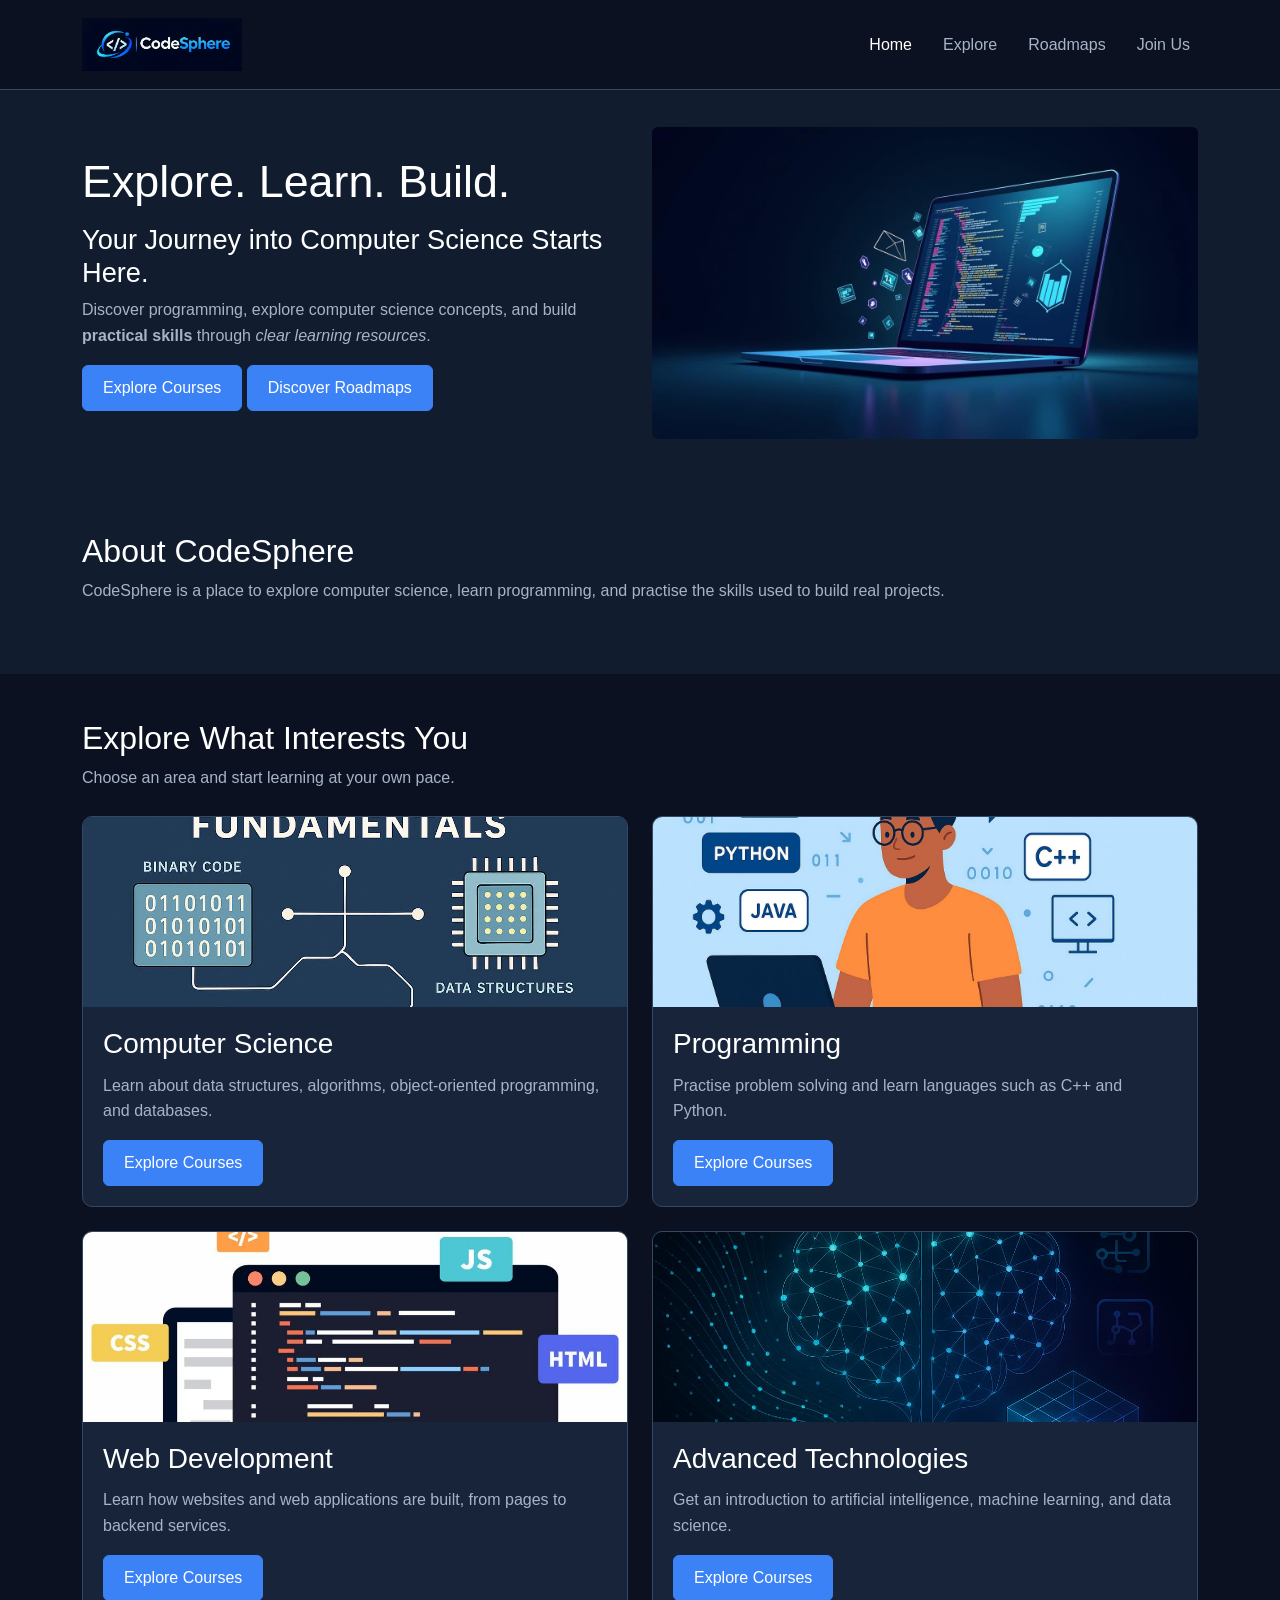
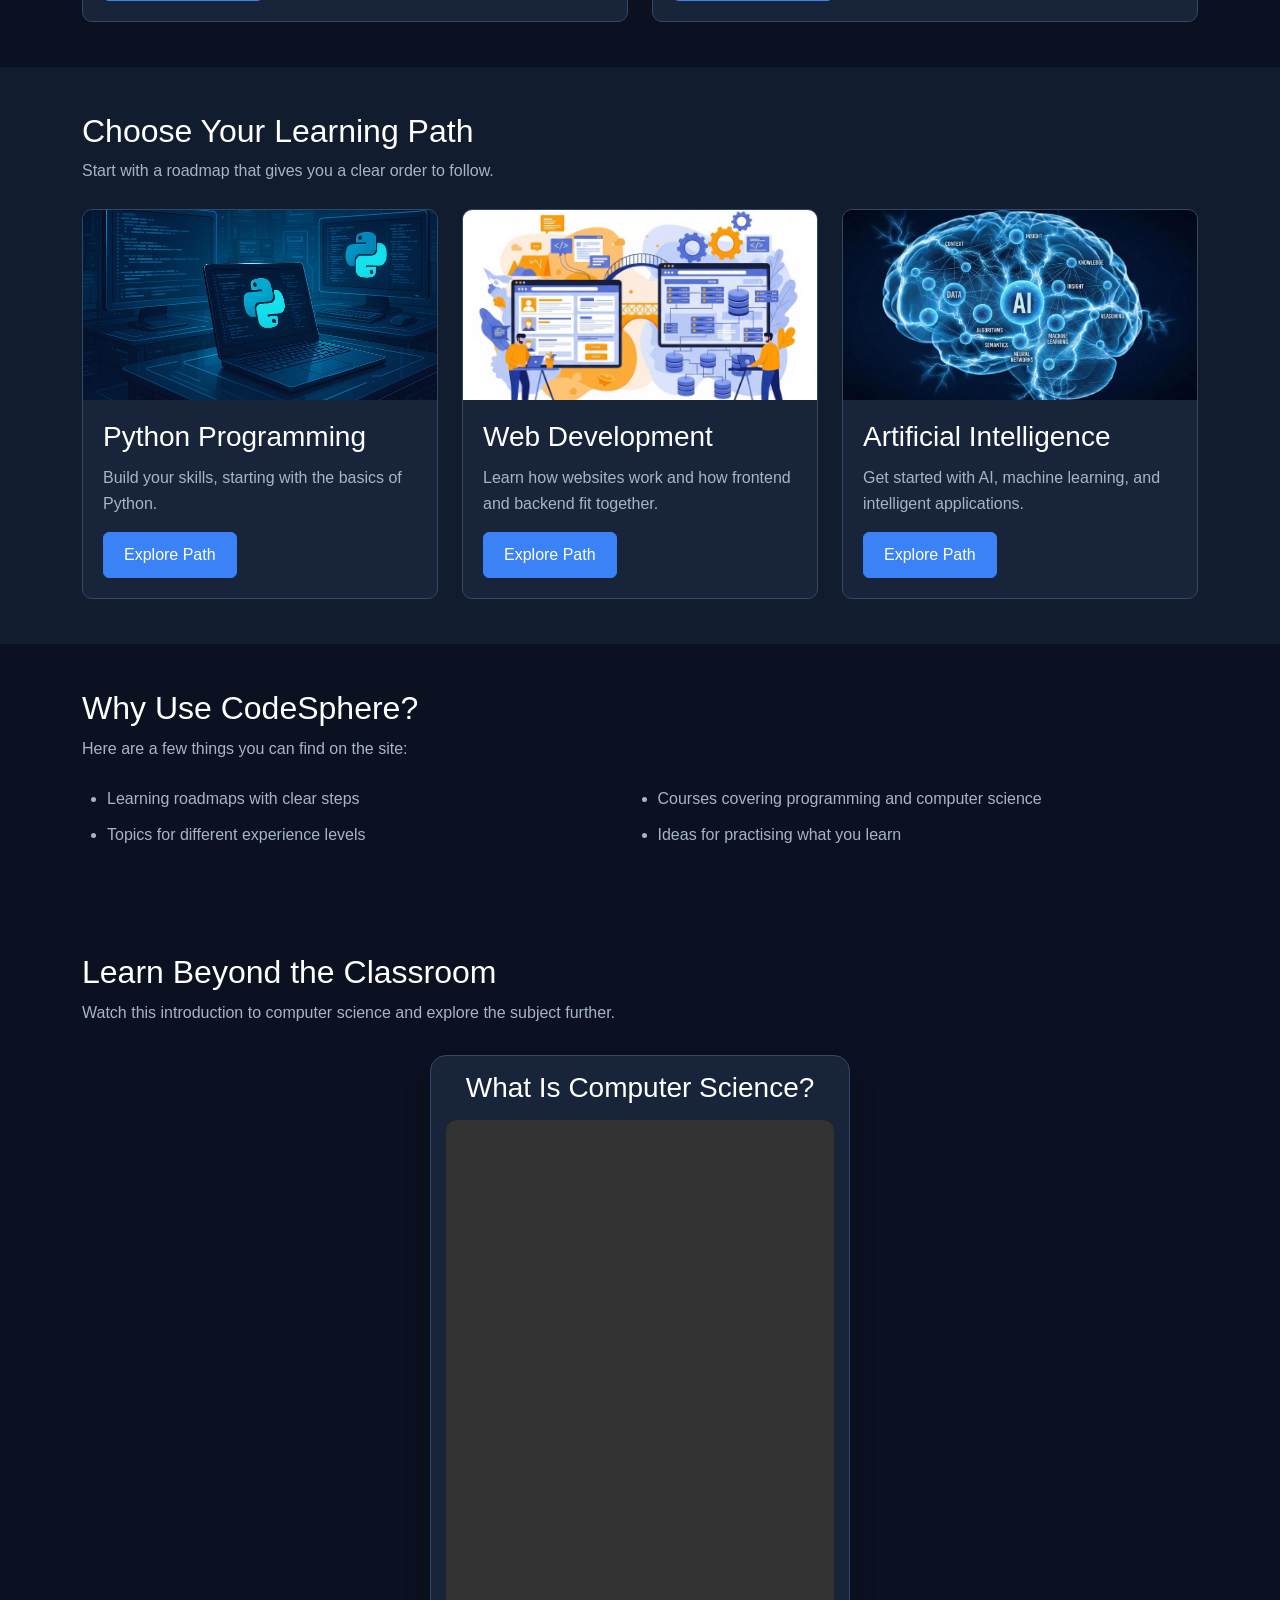
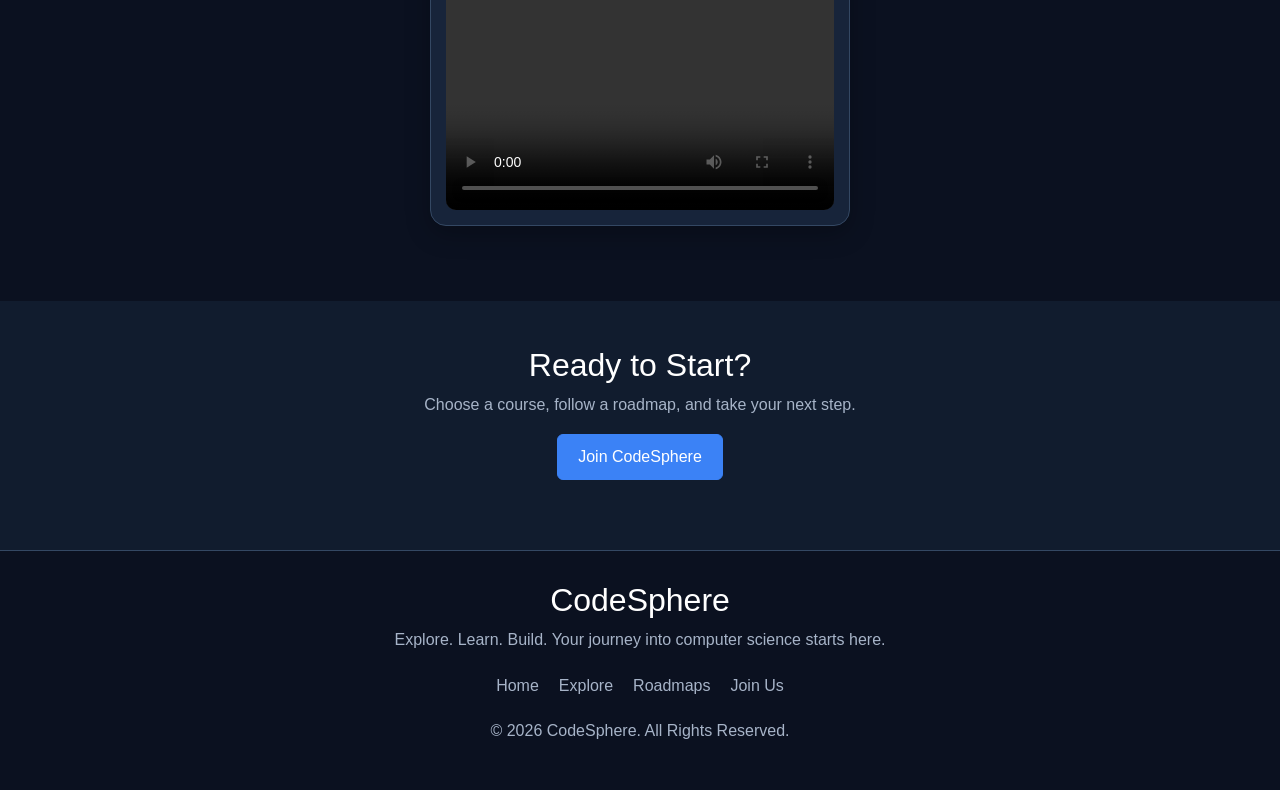
<file: pages/index.html>
<!doctype html>
<html lang="en">
  <head>
    <meta charset="UTF-8" />
    <meta name="viewport" content="width=device-width, initial-scale=1.0" />
    <title>CodeSphere | Home</title>
    <meta
      name="description"
      content="Explore computer science, learn programming, and follow practical learning paths."
    />

    <link
      href="https://cdn.jsdelivr.net/npm/bootstrap@5.3.3/dist/css/bootstrap.min.css"
      rel="stylesheet"
    />
    <link rel="stylesheet" href="../css/style.css" />
  </head>
  <body>
    <header>
      <nav class="navbar navbar-expand-lg navbar-dark">
        <div class="container">
          <a href="index.html" class="navbar-brand">
            <img
              src="../images/CodeSphere Logo.png"
              alt="CodeSphere Logo"
              class="logo-image"
            />
          </a>

          <button
            class="navbar-toggler"
            type="button"
            data-bs-toggle="collapse"
            data-bs-target="#mainMenu"
          >
            <span class="navbar-toggler-icon"></span>
          </button>

          <div class="collapse navbar-collapse" id="mainMenu">
            <div class="navbar-nav">
              <a href="index.html" class="nav-link active" aria-current="page"
                >Home</a
              >
              <a href="explore.html" class="nav-link">Explore</a>
              <a href="roadmaps.html" class="nav-link">Roadmaps</a>
              <a href="join.html" class="nav-link">Join Us</a>
            </div>
          </div>
        </div>
      </nav>
    </header>

    <main>
      <section class="hero-section text-white py-5">
        <div class="container">
          <div class="row align-items-center">
            <div class="col-md-6">
              <h1>Explore. Learn. Build.</h1>
              <h2>Your Journey into Computer Science Starts Here.</h2>
              <p>
                Discover programming, explore computer science concepts, and
                build <strong>practical skills</strong> through
                <em>clear learning resources</em>.
              </p>
              <a href="explore.html" class="btn btn-primary">Explore Courses</a>
              <a href="roadmaps.html" class="btn btn-primary"
                >Discover Roadmaps</a
              >
            </div>

            <div class="col-md-6">
              <img
                src="../images/hero-coding.jpeg"
                alt="A computer screen showing code"
                class="img-fluid rounded"
              />
            </div>
          </div>
        </div>
      </section>

      <section class="about-section">
        <div class="container">
          <header>
            <h2>About CodeSphere</h2>
            <p>
              CodeSphere is a place to explore computer science, learn
              programming, and practise the skills used to build real projects.
            </p>
          </header>
        </div>
      </section>

      <section class="categories-section">
        <div class="container">
          <header>
            <h2>Explore What Interests You</h2>
            <p>Choose an area and start learning at your own pace.</p>
          </header>

          <div class="row g-4">
            <div class="col-md-6">
              <article class="card">
                <img
                  src="../images/computer-science.jpeg"
                  alt="Computer science topics"
                  class="img-fluid"
                />
                <div class="card-body">
                  <h3 class="card-title">Computer Science</h3>
                  <p class="card-text">
                    Learn about data structures, algorithms, object-oriented
                    programming, and databases.
                  </p>
                  <a href="explore.html" class="btn btn-primary"
                    >Explore Courses</a
                  >
                </div>
              </article>
            </div>

            <div class="col-md-6">
              <article class="card">
                <img
                  src="../images/programming.jpeg"
                  alt="Programming languages and code editor"
                  class="img-fluid"
                />
                <div class="card-body">
                  <h3 class="card-title">Programming</h3>
                  <p class="card-text">
                    Practise problem solving and learn languages such as C++ and
                    Python.
                  </p>
                  <a href="explore.html" class="btn btn-primary"
                    >Explore Courses</a
                  >
                </div>
              </article>
            </div>

            <div class="col-md-6">
              <article class="card">
                <img
                  src="../images/web-development.jpeg"
                  alt="Web development"
                  class="img-fluid"
                />
                <div class="card-body">
                  <h3 class="card-title">Web Development</h3>
                  <p class="card-text">
                    Learn how websites and web applications are built, from
                    pages to backend services.
                  </p>
                  <a href="explore.html" class="btn btn-primary"
                    >Explore Courses</a
                  >
                </div>
              </article>
            </div>

            <div class="col-md-6">
              <article class="card">
                <img
                  src="../images/advanced-tech.jpeg"
                  alt="Artificial intelligence and emerging technologies"
                  class="img-fluid"
                />
                <div class="card-body">
                  <h3 class="card-title">Advanced Technologies</h3>
                  <p class="card-text">
                    Get an introduction to artificial intelligence, machine
                    learning, and data science.
                  </p>
                  <a href="explore.html" class="btn btn-primary"
                    >Explore Courses</a
                  >
                </div>
              </article>
            </div>
          </div>
        </div>
      </section>

      <section class="learning-paths-section">
        <div class="container">
          <header>
            <h2>Choose Your Learning Path</h2>
            <p>Start with a roadmap that gives you a clear order to follow.</p>
          </header>

          <div class="row g-4">
            <div class="col-md-4">
              <article class="card">
                <img
                  src="../images/python.jpeg"
                  alt="Python programming"
                  class="img-fluid"
                />
                <div class="card-body">
                  <h3 class="card-title">Python Programming</h3>
                  <p class="card-text">
                    Build your skills, starting with the basics of Python.
                  </p>
                  <a href="roadmaps.html" class="btn btn-primary"
                    >Explore Path</a
                  >
                </div>
              </article>
            </div>

            <div class="col-md-4">
              <article class="card">
                <img
                  src="../images/web.jpeg"
                  alt="Web development"
                  class="img-fluid"
                />
                <div class="card-body">
                  <h3 class="card-title">Web Development</h3>
                  <p class="card-text">
                    Learn how websites work and how frontend and backend fit
                    together.
                  </p>
                  <a href="roadmaps.html" class="btn btn-primary"
                    >Explore Path</a
                  >
                </div>
              </article>
            </div>

            <div class="col-md-4">
              <article class="card">
                <img
                  src="../images/AI.jpeg"
                  alt="Artificial intelligence"
                  class="img-fluid"
                />
                <div class="card-body">
                  <h3 class="card-title">Artificial Intelligence</h3>
                  <p class="card-text">
                    Get started with AI, machine learning, and intelligent
                    applications.
                  </p>
                  <a href="roadmaps.html" class="btn btn-primary"
                    >Explore Path</a
                  >
                </div>
              </article>
            </div>
          </div>
        </div>
      </section>

      <section class="features-section">
        <div class="container">
          <header>
            <h2>Why Use CodeSphere?</h2>
            <p>Here are a few things you can find on the site:</p>
          </header>

          <ul>
            <li>Learning roadmaps with clear steps</li>
            <li>Courses covering programming and computer science</li>
            <li>Topics for different experience levels</li>
            <li>Ideas for practising what you learn</li>
          </ul>
        </div>
      </section>

      <section class="media-section">
        <div class="container">
          <header>
            <h2>Learn Beyond the Classroom</h2>
            <p>
              Watch this introduction to computer science and explore the
              subject further.
            </p>
          </header>

          <article class="video-card">
            <h3>What Is Computer Science?</h3>
            <video controls preload="metadata" playsinline>
              <source
                src="../media/computer-science-intro.mp4"
                type="video/mp4"
              />
              Your browser does not support the video tag.
            </video>
          </article>
        </div>
      </section>

      <section class="cta-section">
        <div class="container">
          <header>
            <h2>Ready to Start?</h2>
            <p>Choose a course, follow a roadmap, and take your next step.</p>
            <a href="join.html" class="btn btn-primary">Join CodeSphere</a>
          </header>
        </div>
      </section>
    </main>

    <footer class="site-footer">
      <div class="container">
        <h2>CodeSphere</h2>
        <p>
          Explore. Learn. Build. Your journey into computer science starts here.
        </p>

        <nav>
          <a href="index.html">Home</a>
          <a href="explore.html">Explore</a>
          <a href="roadmaps.html">Roadmaps</a>
          <a href="join.html">Join Us</a>
        </nav>

        <p>&copy; 2026 CodeSphere. All Rights Reserved.</p>
      </div>
    </footer>

    <script src="https://cdn.jsdelivr.net/npm/bootstrap@5.3.3/dist/js/bootstrap.bundle.min.js"></script>
  </body>
</html>
</file>
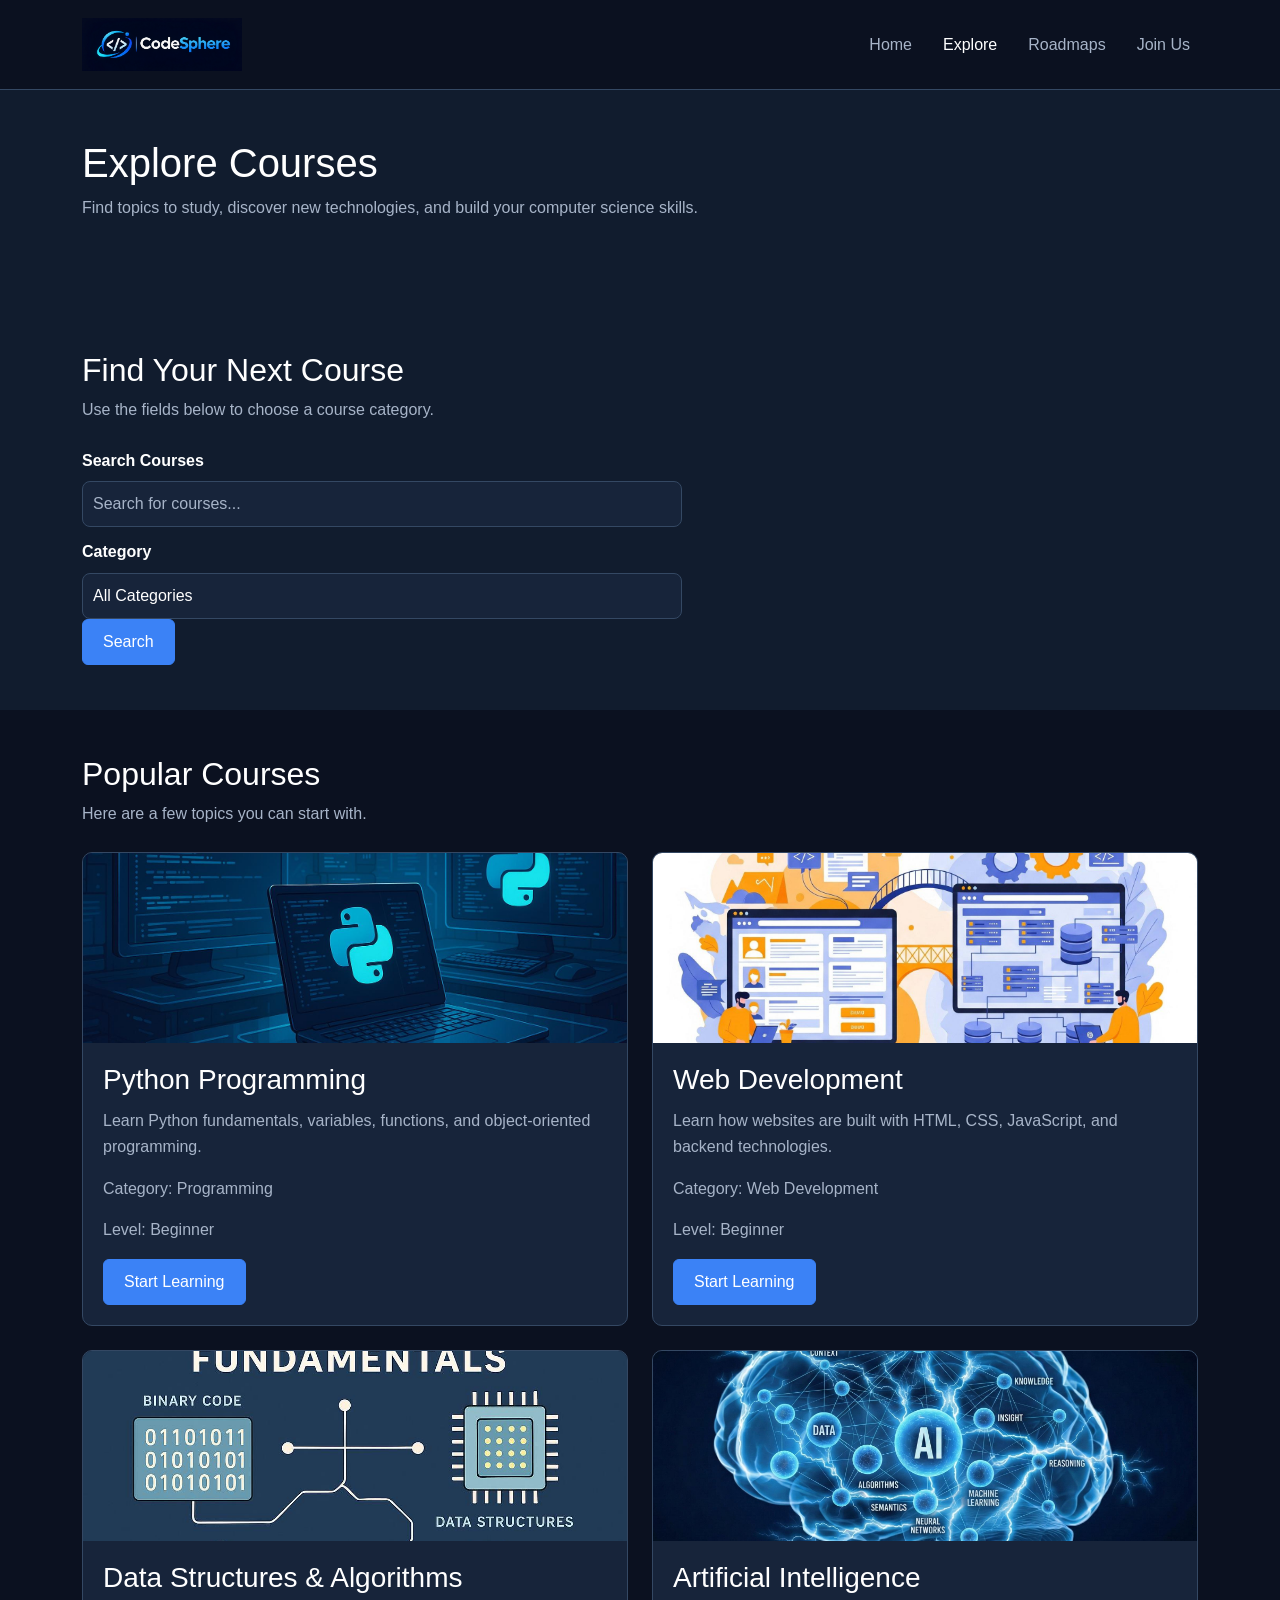
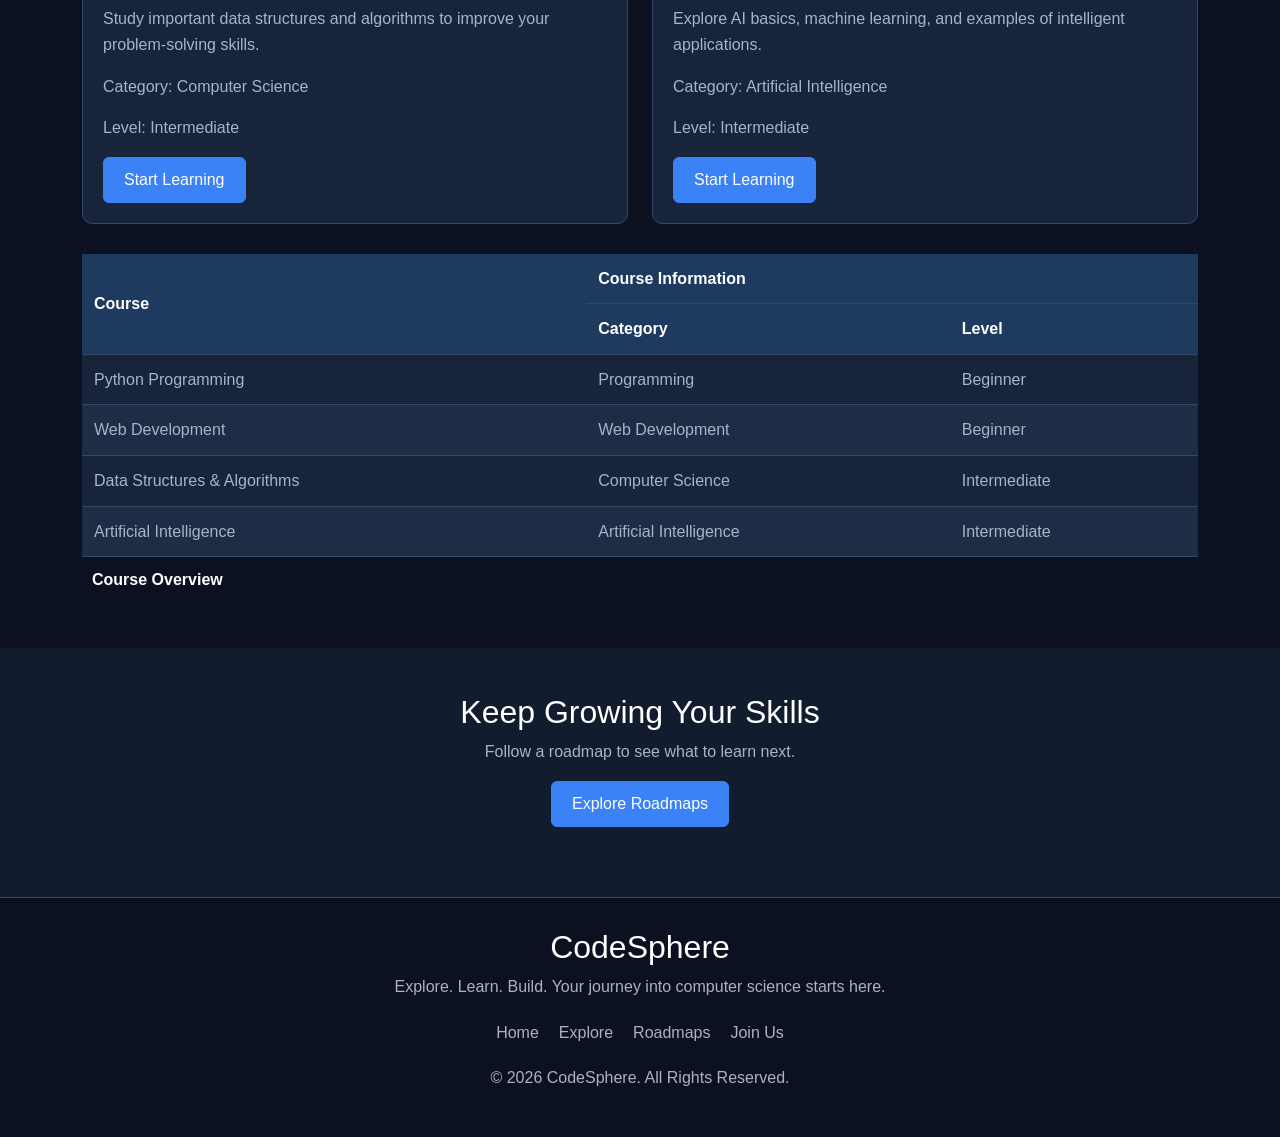
<file: pages/explore.html>
<!doctype html>
<html lang="en">
  <head>
    <meta charset="UTF-8" />
    <meta name="viewport" content="width=device-width, initial-scale=1.0" />
    <title>CodeSphere | Explore</title>
    <meta
      name="description"
      content="Browse courses in programming, web development, computer science, and artificial intelligence."
    />

    <link
      href="https://cdn.jsdelivr.net/npm/bootstrap@5.3.3/dist/css/bootstrap.min.css"
      rel="stylesheet"
    />
    <link rel="stylesheet" href="../css/style.css" />
  </head>
  <body>
    <header>
      <nav class="navbar navbar-expand-lg navbar-dark">
        <div class="container">
          <a href="index.html" class="navbar-brand">
            <img
              src="../images/CodeSphere Logo.png"
              alt="CodeSphere Logo"
              class="logo-image"
            />
          </a>

          <button
            class="navbar-toggler"
            type="button"
            data-bs-toggle="collapse"
            data-bs-target="#mainMenu"
          >
            <span class="navbar-toggler-icon"></span>
          </button>

          <div class="collapse navbar-collapse" id="mainMenu">
            <div class="navbar-nav">
              <a href="index.html" class="nav-link">Home</a>
              <a href="explore.html" class="nav-link active" aria-current="page"
                >Explore</a
              >
              <a href="roadmaps.html" class="nav-link">Roadmaps</a>
              <a href="join.html" class="nav-link">Join Us</a>
            </div>
          </div>
        </div>
      </nav>
    </header>

    <main>
      <section class="explore-hero">
        <div class="container">
          <header>
            <h1>Explore Courses</h1>
            <p>
              Find topics to study, discover new technologies, and build your
              computer science skills.
            </p>
          </header>
        </div>
      </section>

      <section class="course-search">
        <div class="container">
          <header>
            <h2>Find Your Next Course</h2>
            <p>Use the fields below to choose a course category.</p>
          </header>

          <form action="#" method="get">
            <label for="search" class="form-label">Search Courses</label>
            <input
              type="search"
              id="search"
              name="search"
              class="form-control"
              placeholder="Search for courses..."
            />

            <label for="category" class="form-label">Category</label>
            <select id="category" name="category" class="form-select">
              <option value="">All Categories</option>
              <option value="programming">Programming</option>
              <option value="web-development">Web Development</option>
              <option value="computer-science">Computer Science</option>
              <option value="artificial-intelligence">
                Artificial Intelligence
              </option>
            </select>

            <button type="submit" class="btn btn-primary">Search</button>
          </form>
        </div>
      </section>

      <section class="courses-section">
        <div class="container">
          <header>
            <h2>Popular Courses</h2>
            <p>Here are a few topics you can start with.</p>
          </header>

          <div class="row g-4">
            <div class="col-md-6">
              <article class="course-card card">
                <img
                  src="../images/python.jpeg"
                  alt="Python programming course"
                  class="img-fluid"
                />
                <div class="card-body">
                  <h3 class="card-title">Python Programming</h3>
                  <p class="card-text">
                    Learn Python fundamentals, variables, functions, and
                    object-oriented programming.
                  </p>
                  <p>Category: Programming</p>
                  <p>Level: Beginner</p>
                  <a href="join.html" class="btn btn-primary">Start Learning</a>
                </div>
              </article>
            </div>

            <div class="col-md-6">
              <article class="course-card card">
                <img
                  src="../images/web.jpeg"
                  alt="Web development course"
                  class="img-fluid"
                />
                <div class="card-body">
                  <h3 class="card-title">Web Development</h3>
                  <p class="card-text">
                    Learn how websites are built with HTML, CSS, JavaScript, and
                    backend technologies.
                  </p>
                  <p>Category: Web Development</p>
                  <p>Level: Beginner</p>
                  <a href="join.html" class="btn btn-primary">Start Learning</a>
                </div>
              </article>
            </div>

            <div class="col-md-6">
              <article class="course-card card">
                <img
                  src="../images/computer-science.jpeg"
                  alt="Data structures and algorithms course"
                  class="img-fluid"
                />
                <div class="card-body">
                  <h3 class="card-title">Data Structures &amp; Algorithms</h3>
                  <p class="card-text">
                    Study important data structures and algorithms to improve
                    your problem-solving skills.
                  </p>
                  <p>Category: Computer Science</p>
                  <p>Level: Intermediate</p>
                  <a href="join.html" class="btn btn-primary">Start Learning</a>
                </div>
              </article>
            </div>

            <div class="col-md-6">
              <article class="course-card card">
                <img
                  src="../images/AI.jpeg"
                  alt="Artificial intelligence course"
                  class="img-fluid"
                />
                <div class="card-body">
                  <h3 class="card-title">Artificial Intelligence</h3>
                  <p class="card-text">
                    Explore AI basics, machine learning, and examples of
                    intelligent applications.
                  </p>
                  <p>Category: Artificial Intelligence</p>
                  <p>Level: Intermediate</p>
                  <a href="join.html" class="btn btn-primary">Start Learning</a>
                </div>
              </article>
            </div>
          </div>

          <div class="table-responsive">
            <table>
              <caption>
                Course Overview
              </caption>
              <thead>
                <tr>
                  <th rowspan="2" scope="col">Course</th>
                  <th colspan="2" scope="colgroup">Course Information</th>
                </tr>
                <tr>
                  <th scope="col">Category</th>
                  <th scope="col">Level</th>
                </tr>
              </thead>

              <tbody>
                <tr>
                  <td>Python Programming</td>
                  <td>Programming</td>
                  <td>Beginner</td>
                </tr>
                <tr>
                  <td>Web Development</td>
                  <td>Web Development</td>
                  <td>Beginner</td>
                </tr>
                <tr>
                  <td>Data Structures &amp; Algorithms</td>
                  <td>Computer Science</td>
                  <td>Intermediate</td>
                </tr>
                <tr>
                  <td>Artificial Intelligence</td>
                  <td>Artificial Intelligence</td>
                  <td>Intermediate</td>
                </tr>
              </tbody>
            </table>
          </div>
        </div>
      </section>

      <section class="cta-section">
        <div class="container">
          <header>
            <h2>Keep Growing Your Skills</h2>
            <p>Follow a roadmap to see what to learn next.</p>
            <a href="roadmaps.html" class="btn btn-primary">Explore Roadmaps</a>
          </header>
        </div>
      </section>
    </main>

    <footer class="site-footer">
      <div class="container">
        <h2>CodeSphere</h2>
        <p>
          Explore. Learn. Build. Your journey into computer science starts here.
        </p>

        <nav>
          <a href="index.html">Home</a>
          <a href="explore.html">Explore</a>
          <a href="roadmaps.html">Roadmaps</a>
          <a href="join.html">Join Us</a>
        </nav>

        <p>&copy; 2026 CodeSphere. All Rights Reserved.</p>
      </div>
    </footer>

    <script src="https://cdn.jsdelivr.net/npm/bootstrap@5.3.3/dist/js/bootstrap.bundle.min.js"></script>
  </body>
</html>
</file>
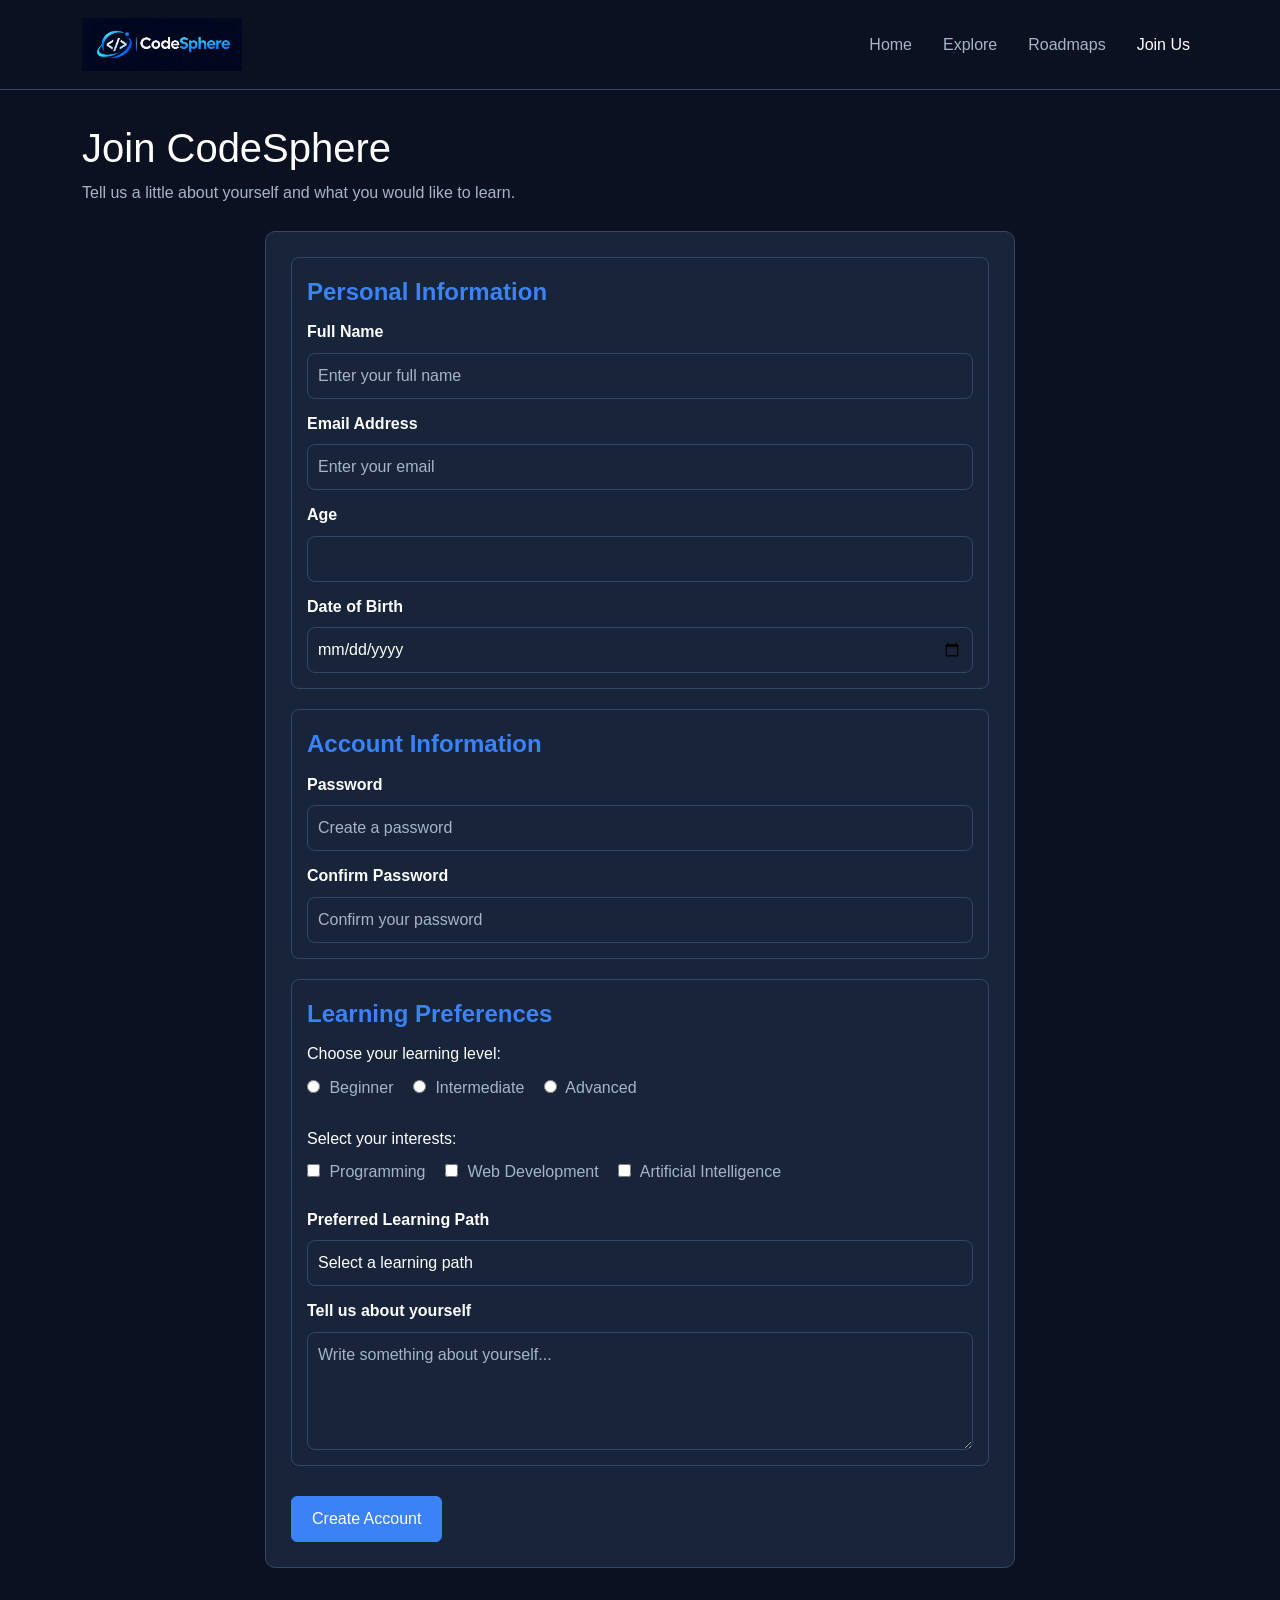
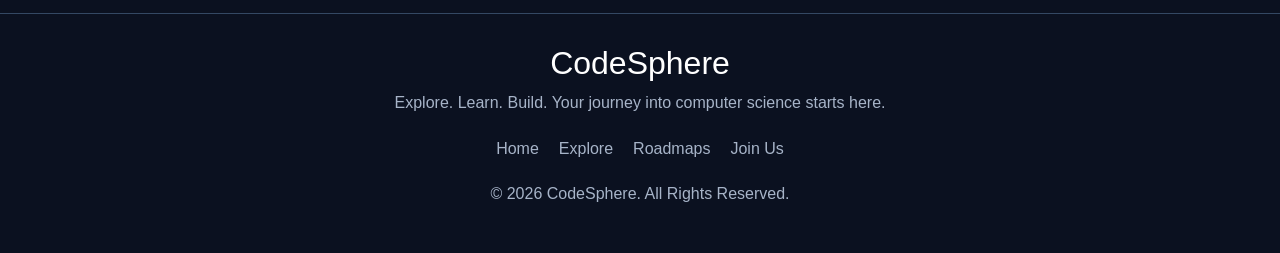
<file: pages/join.html>
<!doctype html>
<html lang="en">
  <head>
    <meta charset="UTF-8" />
    <meta name="viewport" content="width=device-width, initial-scale=1.0" />
    <title>CodeSphere | Join Us</title>
    <meta
      name="description"
      content="Join CodeSphere and share your interests and preferred learning path."
    />

    <link
      href="https://cdn.jsdelivr.net/npm/bootstrap@5.3.3/dist/css/bootstrap.min.css"
      rel="stylesheet"
    />
    <link rel="stylesheet" href="../css/style.css" />
  </head>
  <body>
    <header>
      <nav class="navbar navbar-expand-lg navbar-dark">
        <div class="container">
          <a href="index.html" class="navbar-brand">
            <img
              src="../images/CodeSphere Logo.png"
              alt="CodeSphere Logo"
              class="logo-image"
            />
          </a>

          <button
            class="navbar-toggler"
            type="button"
            data-bs-toggle="collapse"
            data-bs-target="#mainMenu"
          >
            <span class="navbar-toggler-icon"></span>
          </button>

          <div class="collapse navbar-collapse" id="mainMenu">
            <div class="navbar-nav">
              <a href="index.html" class="nav-link">Home</a>
              <a href="explore.html" class="nav-link">Explore</a>
              <a href="roadmaps.html" class="nav-link">Roadmaps</a>
              <a href="join.html" class="nav-link active" aria-current="page"
                >Join Us</a
              >
            </div>
          </div>
        </div>
      </nav>
    </header>

    <main>
      <section class="join-section">
        <div class="container">
          <header>
            <h1>Join CodeSphere</h1>
            <p>
              Tell us a little about yourself and what you would like to learn.
            </p>
          </header>

          <div class="auth-container">
            <form action="#" method="post">
              <fieldset>
                <legend>Personal Information</legend>

                <label for="fullname" class="form-label">Full Name</label>
                <input
                  type="text"
                  id="fullname"
                  name="fullname"
                  class="form-control"
                  placeholder="Enter your full name"
                  required
                />

                <label for="email" class="form-label">Email Address</label>
                <input
                  type="email"
                  id="email"
                  name="email"
                  class="form-control"
                  placeholder="Enter your email"
                  required
                />

                <label for="age" class="form-label">Age</label>
                <input
                  type="number"
                  id="age"
                  name="age"
                  class="form-control"
                  min="1"
                  required
                />

                <label for="birthdate" class="form-label">Date of Birth</label>
                <input
                  type="date"
                  id="birthdate"
                  name="birthdate"
                  class="form-control"
                  required
                />
              </fieldset>

              <fieldset>
                <legend>Account Information</legend>

                <label for="password" class="form-label">Password</label>
                <input
                  type="password"
                  id="password"
                  name="password"
                  class="form-control"
                  placeholder="Create a password"
                  required
                />

                <label for="confirm-password" class="form-label"
                  >Confirm Password</label
                >
                <input
                  type="password"
                  id="confirm-password"
                  name="confirm-password"
                  class="form-control"
                  placeholder="Confirm your password"
                  required
                />
              </fieldset>

              <fieldset>
                <legend>Learning Preferences</legend>

                <p>Choose your learning level:</p>

                <label class="choice-label">
                  <input type="radio" name="level" value="beginner" required />
                  Beginner
                </label>

                <label class="choice-label">
                  <input type="radio" name="level" value="intermediate" />
                  Intermediate
                </label>

                <label class="choice-label">
                  <input type="radio" name="level" value="advanced" />
                  Advanced
                </label>

                <p>Select your interests:</p>

                <label class="choice-label">
                  <input type="checkbox" name="interests" value="programming" />
                  Programming
                </label>

                <label class="choice-label">
                  <input
                    type="checkbox"
                    name="interests"
                    value="web-development"
                  />
                  Web Development
                </label>

                <label class="choice-label">
                  <input
                    type="checkbox"
                    name="interests"
                    value="artificial-intelligence"
                  />
                  Artificial Intelligence
                </label>

                <label for="learning-path" class="form-label"
                  >Preferred Learning Path</label
                >
                <select
                  id="learning-path"
                  name="learning-path"
                  class="form-select"
                  required
                >
                  <option value="">Select a learning path</option>
                  <option value="python">Python Programming</option>
                  <option value="web">Web Development</option>
                  <option value="ai">Artificial Intelligence</option>
                </select>

                <label for="about" class="form-label"
                  >Tell us about yourself</label
                >
                <textarea
                  id="about"
                  name="about"
                  class="form-control"
                  rows="4"
                  placeholder="Write something about yourself..."
                ></textarea>
              </fieldset>

              <button type="submit" class="btn btn-primary">
                Create Account
              </button>
            </form>
          </div>
        </div>
      </section>
    </main>

    <footer class="site-footer">
      <div class="container">
        <h2>CodeSphere</h2>
        <p>
          Explore. Learn. Build. Your journey into computer science starts here.
        </p>

        <nav>
          <a href="index.html">Home</a>
          <a href="explore.html">Explore</a>
          <a href="roadmaps.html">Roadmaps</a>
          <a href="join.html">Join Us</a>
        </nav>

        <p>&copy; 2026 CodeSphere. All Rights Reserved.</p>
      </div>
    </footer>

    <script src="https://cdn.jsdelivr.net/npm/bootstrap@5.3.3/dist/js/bootstrap.bundle.min.js"></script>
  </body>
</html>
</file>
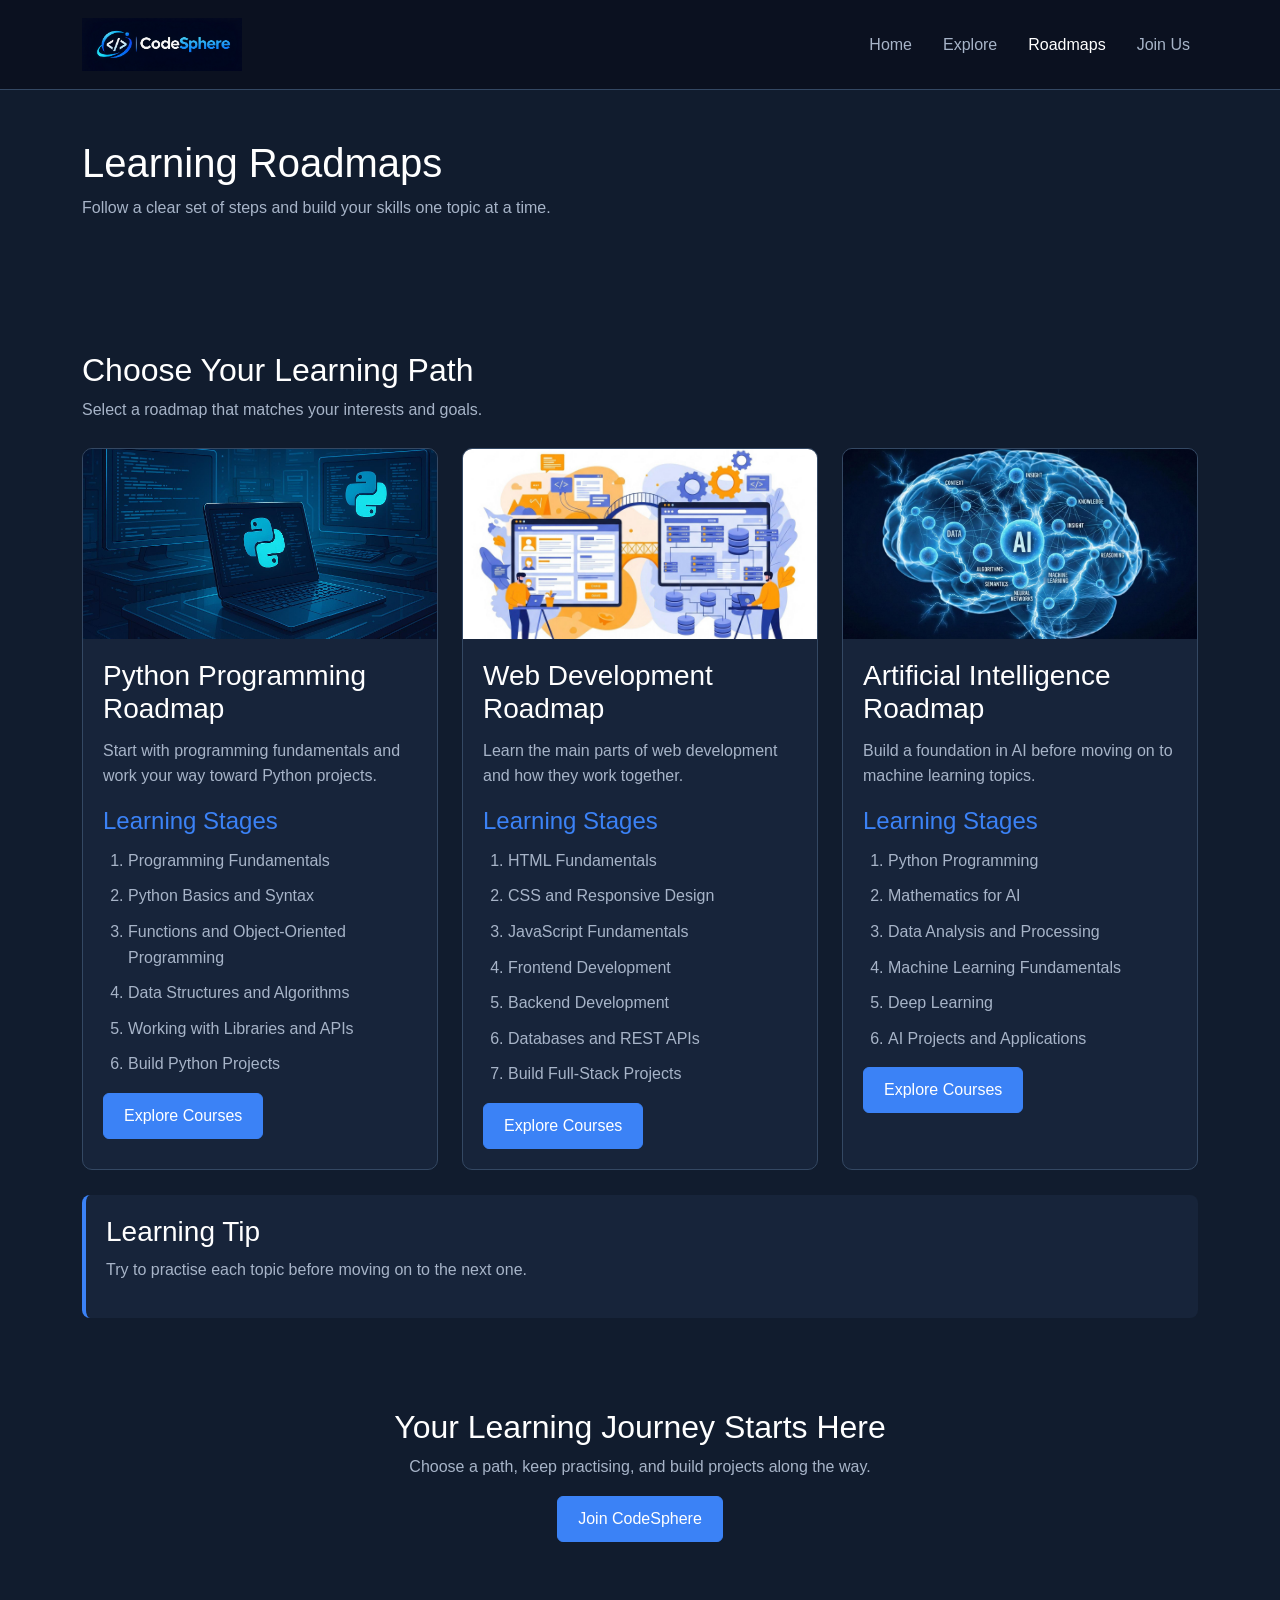
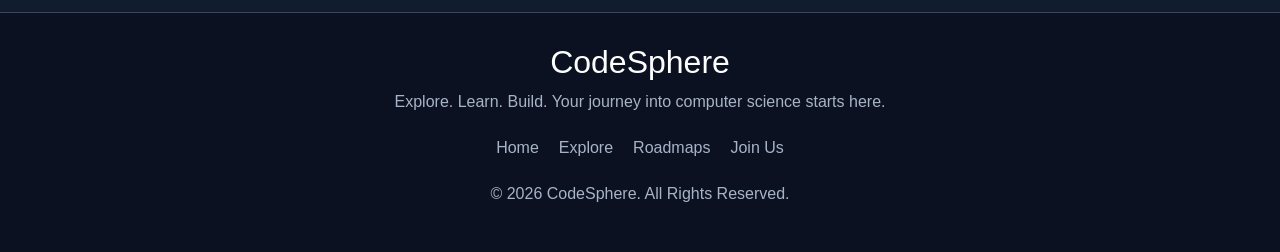
<file: pages/roadmaps.html>
<!doctype html>
<html lang="en">
  <head>
    <meta charset="UTF-8" />
    <meta name="viewport" content="width=device-width, initial-scale=1.0" />
    <title>CodeSphere | Roadmaps</title>
    <meta
      name="description"
      content="Choose a CodeSphere learning roadmap for Python, web development, or artificial intelligence."
    />

    <link
      href="https://cdn.jsdelivr.net/npm/bootstrap@5.3.3/dist/css/bootstrap.min.css"
      rel="stylesheet"
    />
    <link rel="stylesheet" href="../css/style.css" />
  </head>
  <body>
    <header>
      <nav class="navbar navbar-expand-lg navbar-dark">
        <div class="container">
          <a href="index.html" class="navbar-brand">
            <img
              src="../images/CodeSphere Logo.png"
              alt="CodeSphere Logo"
              class="logo-image"
            />
          </a>

          <button
            class="navbar-toggler"
            type="button"
            data-bs-toggle="collapse"
            data-bs-target="#mainMenu"
          >
            <span class="navbar-toggler-icon"></span>
          </button>

          <div class="collapse navbar-collapse" id="mainMenu">
            <div class="navbar-nav">
              <a href="index.html" class="nav-link">Home</a>
              <a href="explore.html" class="nav-link">Explore</a>
              <a
                href="roadmaps.html"
                class="nav-link active"
                aria-current="page"
                >Roadmaps</a
              >
              <a href="join.html" class="nav-link">Join Us</a>
            </div>
          </div>
        </div>
      </nav>
    </header>

    <main>
      <section class="roadmaps-hero">
        <div class="container">
          <header>
            <h1>Learning Roadmaps</h1>
            <p>
              Follow a clear set of steps and build your skills one topic at a
              time.
            </p>
          </header>
        </div>
      </section>

      <section class="roadmaps-section">
        <div class="container">
          <header>
            <h2>Choose Your Learning Path</h2>
            <p>Select a roadmap that matches your interests and goals.</p>
          </header>

          <div class="row g-4">
            <div class="col-md-4">
              <article class="roadmap-card card">
                <img
                  src="../images/python.jpeg"
                  alt="Python programming roadmap"
                  class="img-fluid"
                />
                <div class="card-body">
                  <h3 class="card-title">Python Programming Roadmap</h3>
                  <p class="card-text">
                    Start with programming fundamentals and work your way toward
                    Python projects.
                  </p>

                  <h4>Learning Stages</h4>
                  <ol>
                    <li>Programming Fundamentals</li>
                    <li>Python Basics and Syntax</li>
                    <li>Functions and Object-Oriented Programming</li>
                    <li>Data Structures and Algorithms</li>
                    <li>Working with Libraries and APIs</li>
                    <li>Build Python Projects</li>
                  </ol>

                  <a href="explore.html" class="btn btn-primary"
                    >Explore Courses</a
                  >
                </div>
              </article>
            </div>

            <div class="col-md-4">
              <article class="roadmap-card card">
                <img
                  src="../images/web.jpeg"
                  alt="Web development roadmap"
                  class="img-fluid"
                />
                <div class="card-body">
                  <h3 class="card-title">Web Development Roadmap</h3>
                  <p class="card-text">
                    Learn the main parts of web development and how they work
                    together.
                  </p>

                  <h4>Learning Stages</h4>
                  <ol>
                    <li>HTML Fundamentals</li>
                    <li>CSS and Responsive Design</li>
                    <li>JavaScript Fundamentals</li>
                    <li>Frontend Development</li>
                    <li>Backend Development</li>
                    <li>Databases and REST APIs</li>
                    <li>Build Full-Stack Projects</li>
                  </ol>

                  <a href="explore.html" class="btn btn-primary"
                    >Explore Courses</a
                  >
                </div>
              </article>
            </div>

            <div class="col-md-4">
              <article class="roadmap-card card">
                <img
                  src="../images/AI.jpeg"
                  alt="Artificial intelligence roadmap"
                  class="img-fluid"
                />
                <div class="card-body">
                  <h3 class="card-title">Artificial Intelligence Roadmap</h3>
                  <p class="card-text">
                    Build a foundation in AI before moving on to machine
                    learning topics.
                  </p>

                  <h4>Learning Stages</h4>
                  <ol>
                    <li>Python Programming</li>
                    <li>Mathematics for AI</li>
                    <li>Data Analysis and Processing</li>
                    <li>Machine Learning Fundamentals</li>
                    <li>Deep Learning</li>
                    <li>AI Projects and Applications</li>
                  </ol>

                  <a href="explore.html" class="btn btn-primary"
                    >Explore Courses</a
                  >
                </div>
              </article>
            </div>
          </div>

          <aside>
            <h3>Learning Tip</h3>
            <p>Try to practise each topic before moving on to the next one.</p>
          </aside>
        </div>
      </section>

      <section class="cta-section">
        <div class="container">
          <header>
            <h2>Your Learning Journey Starts Here</h2>
            <p>
              Choose a path, keep practising, and build projects along the way.
            </p>
            <a href="join.html" class="btn btn-primary">Join CodeSphere</a>
          </header>
        </div>
      </section>
    </main>

    <footer class="site-footer">
      <div class="container">
        <h2>CodeSphere</h2>
        <p>
          Explore. Learn. Build. Your journey into computer science starts here.
        </p>

        <nav>
          <a href="index.html">Home</a>
          <a href="explore.html">Explore</a>
          <a href="roadmaps.html">Roadmaps</a>
          <a href="join.html">Join Us</a>
        </nav>

        <p>&copy; 2026 CodeSphere. All Rights Reserved.</p>
      </div>
    </footer>

    <script src="https://cdn.jsdelivr.net/npm/bootstrap@5.3.3/dist/js/bootstrap.bundle.min.js"></script>
  </body>
</html>
</file>
<file: css/style.css>
/* General */
:root {
    --dark: #0b1120;
    --section: #111c2e;
    --card: #17243a;
    --blue: #3b82f6;
    --white: #ffffff;
    --gray: #a7b4c8;
    --border: #344863;
}

* {
    box-sizing: border-box;
}

html {
    scroll-behavior: smooth;
}

body {
    margin: 0;
    padding-top: 79px;
    background: var(--dark);
    color: var(--white);
    font-family: Arial, sans-serif;
    line-height: 1.6;
}

h1, h2, h3, h4, .card-title {
    color: var(--white);
}

p, .card-text {
    color: var(--gray);
}

img {
    max-width: 100%;
    height: auto;
}

/* Navbar */
.navbar {
    position: fixed;
    top: 0;
    left: 0;
    width: 100%;
    z-index: 1000;
    padding: 12px 0;
    background: var(--dark);
    border-bottom: 1px solid var(--border);
}

.logo-image {
    width: 160px;
    height: 55px;
    object-fit: contain;
}

.navbar-nav {
    margin-left: auto;
    gap: 15px;
}

.nav-link {
    color: var(--gray);
    transition: 0.3s;
}

.nav-link:hover,
.nav-link.active,
.site-footer nav a:hover {
    color: var(--blue);
}

/* Buttons */
.btn-primary {
    padding: 10px 20px;
    background: var(--blue);
    border-color: var(--blue);
    transition: 0.3s;
}

.btn-primary:hover {
    background: #2563eb;
    border-color: #2563eb;
    transform: translateY(-2px);
}

/* Hero */
.hero-section,
.explore-hero,
.roadmaps-hero {
    padding: 60px 0;
    background: var(--section);
}

.hero-section .row {
    align-items: center;
}

.hero-section h1 {
    font-size: 2.8rem;
    margin-bottom: 15px;
}

.hero-section h2 {
    font-size: 1.7rem;
}

.hero-section img {
    border-radius: 10px;
}

.explore-hero h1,
.roadmaps-hero h1 {
    font-size: 2.5rem;
}

/* Sections */
.about-section,
.categories-section,
.learning-paths-section,
.features-section,
.media-section,
.course-search,
.courses-section,
.roadmaps-section,
.join-section,
.cta-section {
    padding: 45px 0;
}

.about-section,
.learning-paths-section,
.course-search,
.roadmaps-section,
.cta-section {
    background: var(--section);
}

section header {
    margin-bottom: 25px;
}

.cta-section {
    text-align: center;
}

/* Cards */
.card {
    height: 100%;
    overflow: hidden;
    background: var(--card);
    border: 1px solid var(--border);
    border-radius: 10px;
    transition: 0.3s;
}

.card:hover {
    transform: translateY(-5px);
    border-color: var(--blue);
}

.card img {
    width: 100%;
    height: 190px;
    object-fit: cover;
}

.card-body {
    padding: 20px;
}

.card-title {
    margin-bottom: 12px;
}

/* Home */
.features-section ul {
    display: grid;
    grid-template-columns: repeat(2, 1fr);
    gap: 10px;
    padding-left: 25px;
}

.features-section li {
    color: var(--gray);
}

/* Video */
.video-card {
    width: 100%;
    max-width: 420px;
    margin: 30px auto;
    padding: 15px;
    background: var(--card);
    border: 1px solid var(--border);
    border-radius: 16px;
    box-shadow: 0 8px 25px rgba(0, 0, 0, 0.25);
    text-align: center;
}

.video-card h3 {
    margin-bottom: 15px;
}

.video-card video {
    display: block;
    width: 100%;
    height: auto;
    aspect-ratio: 9 / 16;
    border: none;
    border-radius: 10px;
    background: #000;
    object-fit: contain;
}

/* Explore */
.course-search form {
    max-width: 600px;
}

.form-label {
    display: block;
    margin: 12px 0 8px;
    color: var(--white);
    font-weight: bold;
}

.form-control,
.form-select {
    padding: 10px;
    color: var(--white);
    background: var(--card);
    border: 1px solid var(--border);
    border-radius: 8px;
}

.form-control:focus,
.form-select:focus {
    color: var(--white);
    background: var(--card);
    border-color: var(--blue);
    box-shadow: 0 0 0 0.2rem rgba(59, 130, 246, 0.2);
}

.form-control::placeholder {
    color: var(--gray);
}

.form-select option {
    color: var(--white);
    background: var(--card);
}

/* Table */
.courses-section table {
    width: 100%;
    margin-top: 30px;
    border-collapse: collapse;
    background: var(--card);
}

.courses-section caption {
    padding: 10px;
    color: var(--white);
    font-weight: bold;
    text-align: left;
}

.courses-section th,
.courses-section td {
    padding: 12px;
    text-align: left;
    border-bottom: 1px solid var(--border);
}

.courses-section th {
    color: var(--white);
    background: #1e3a5f;
}

.courses-section td {
    color: var(--gray);
}

.courses-section tbody tr:nth-child(even) {
    background: #1c2d45;
}

.courses-section tbody tr:hover {
    background: #263d5c;
}

/* Roadmaps */
.roadmap-card ol {
    padding-left: 25px;
    color: var(--gray);
}

.roadmap-card li {
    margin-bottom: 10px;
}

.roadmap-card h4 {
    margin: 18px 0 12px;
    color: var(--blue);
}

.roadmaps-section aside {
    margin-top: 25px;
    padding: 20px;
    background: var(--card);
    border-left: 4px solid var(--blue);
    border-radius: 8px;
}

/* Join Us */
.auth-container {
    max-width: 750px;
    margin: auto;
    padding: 25px;
    background: var(--card);
    border: 1px solid var(--border);
    border-radius: 10px;
}

.auth-container fieldset {
    margin-bottom: 20px;
    padding: 15px;
    border: 1px solid var(--border);
    border-radius: 8px;
}

.auth-container legend {
    color: var(--blue);
    font-weight: bold;
}

.auth-container p {
    margin-top: 15px;
    margin-bottom: 8px;
    color: var(--white);
}

.auth-container .choice-label {
    display: inline-block;
    margin-right: 15px;
    margin-bottom: 10px;
    color: var(--gray);
}

.auth-container input[type="radio"],
.auth-container input[type="checkbox"] {
    accent-color: var(--blue);
    margin-right: 5px;
}

.auth-container textarea {
    min-height: 100px;
    resize: vertical;
}

.auth-container button {
    margin-top: 10px;
}

/* Footer */
.site-footer {
    padding: 30px 0;
    background: var(--dark);
    text-align: center;
    border-top: 1px solid var(--border);
}

.site-footer nav {
    display: flex;
    justify-content: center;
    flex-wrap: wrap;
    gap: 20px;
    margin: 20px 0;
}

.site-footer nav a {
    color: var(--gray);
    text-decoration: none;
    transition: 0.3s;
}

/* Animation */
@keyframes fadeIn {
    from {
        opacity: 0;
    }

    to {
        opacity: 1;
    }
}

.hero-section h1,
.explore-hero h1,
.roadmaps-hero h1 {
    animation: fadeIn 1s ease;
}

/* Responsive */
@media (max-width: 767px) {
    .hero-section,
    .explore-hero,
    .roadmaps-hero {
        padding: 35px 0;
    }

    .hero-section {
        text-align: center;
    }

    .hero-section h1 {
        font-size: 2rem;
    }

    .hero-section h2 {
        font-size: 1.4rem;
    }

    .hero-section img {
        margin-top: 20px;
    }

    .navbar-nav {
        gap: 5px;
    }

    .features-section ul {
        grid-template-columns: 1fr;
    }

    .auth-container {
        padding: 15px;
    }

    .courses-section table {
        font-size: 14px;
    }

    .courses-section th,
    .courses-section td {
        padding: 8px;
    }

    .video-card {
        max-width: 340px;
        padding: 10px;
    }
}

@media (max-width: 480px) {
    .hero-section h1 {
        font-size: 1.7rem;
    }

    .logo-image {
        width: 130px;
    }

    .auth-container fieldset {
        padding: 10px;
    }
}
</file>
